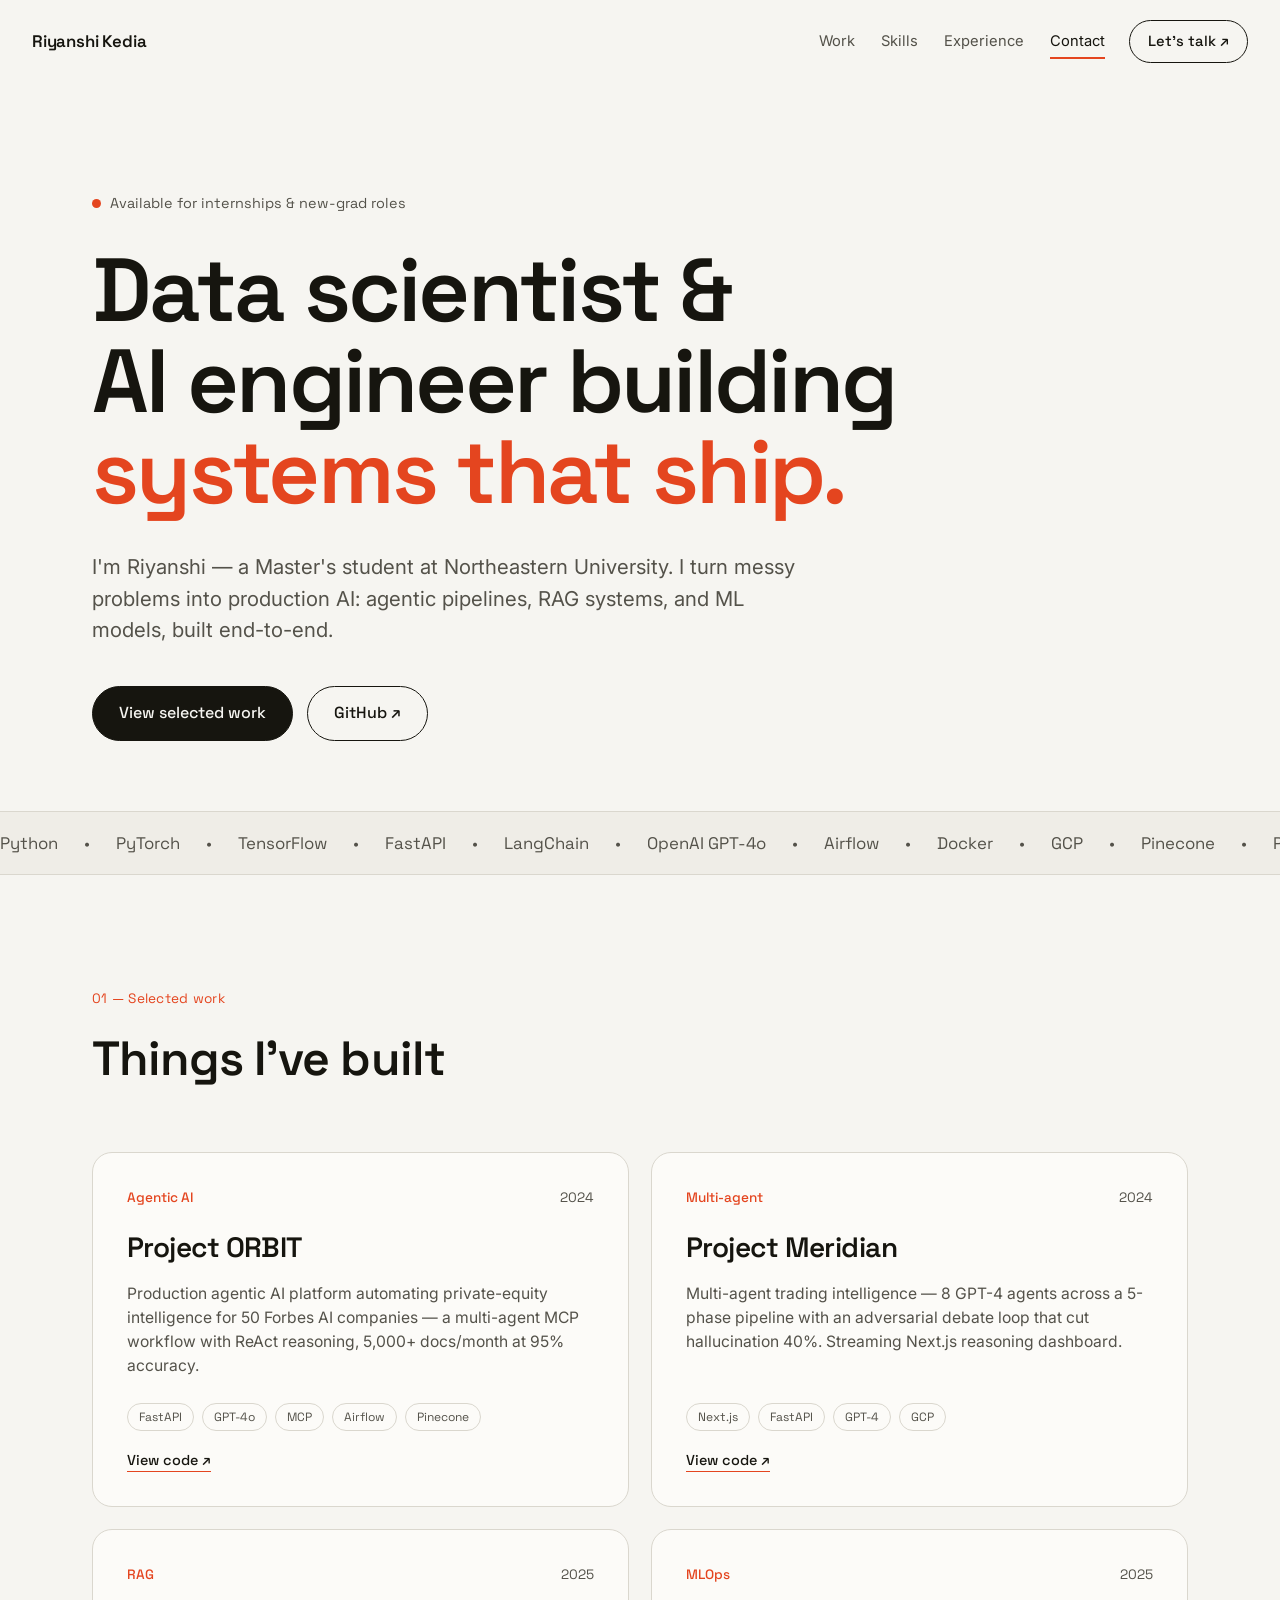
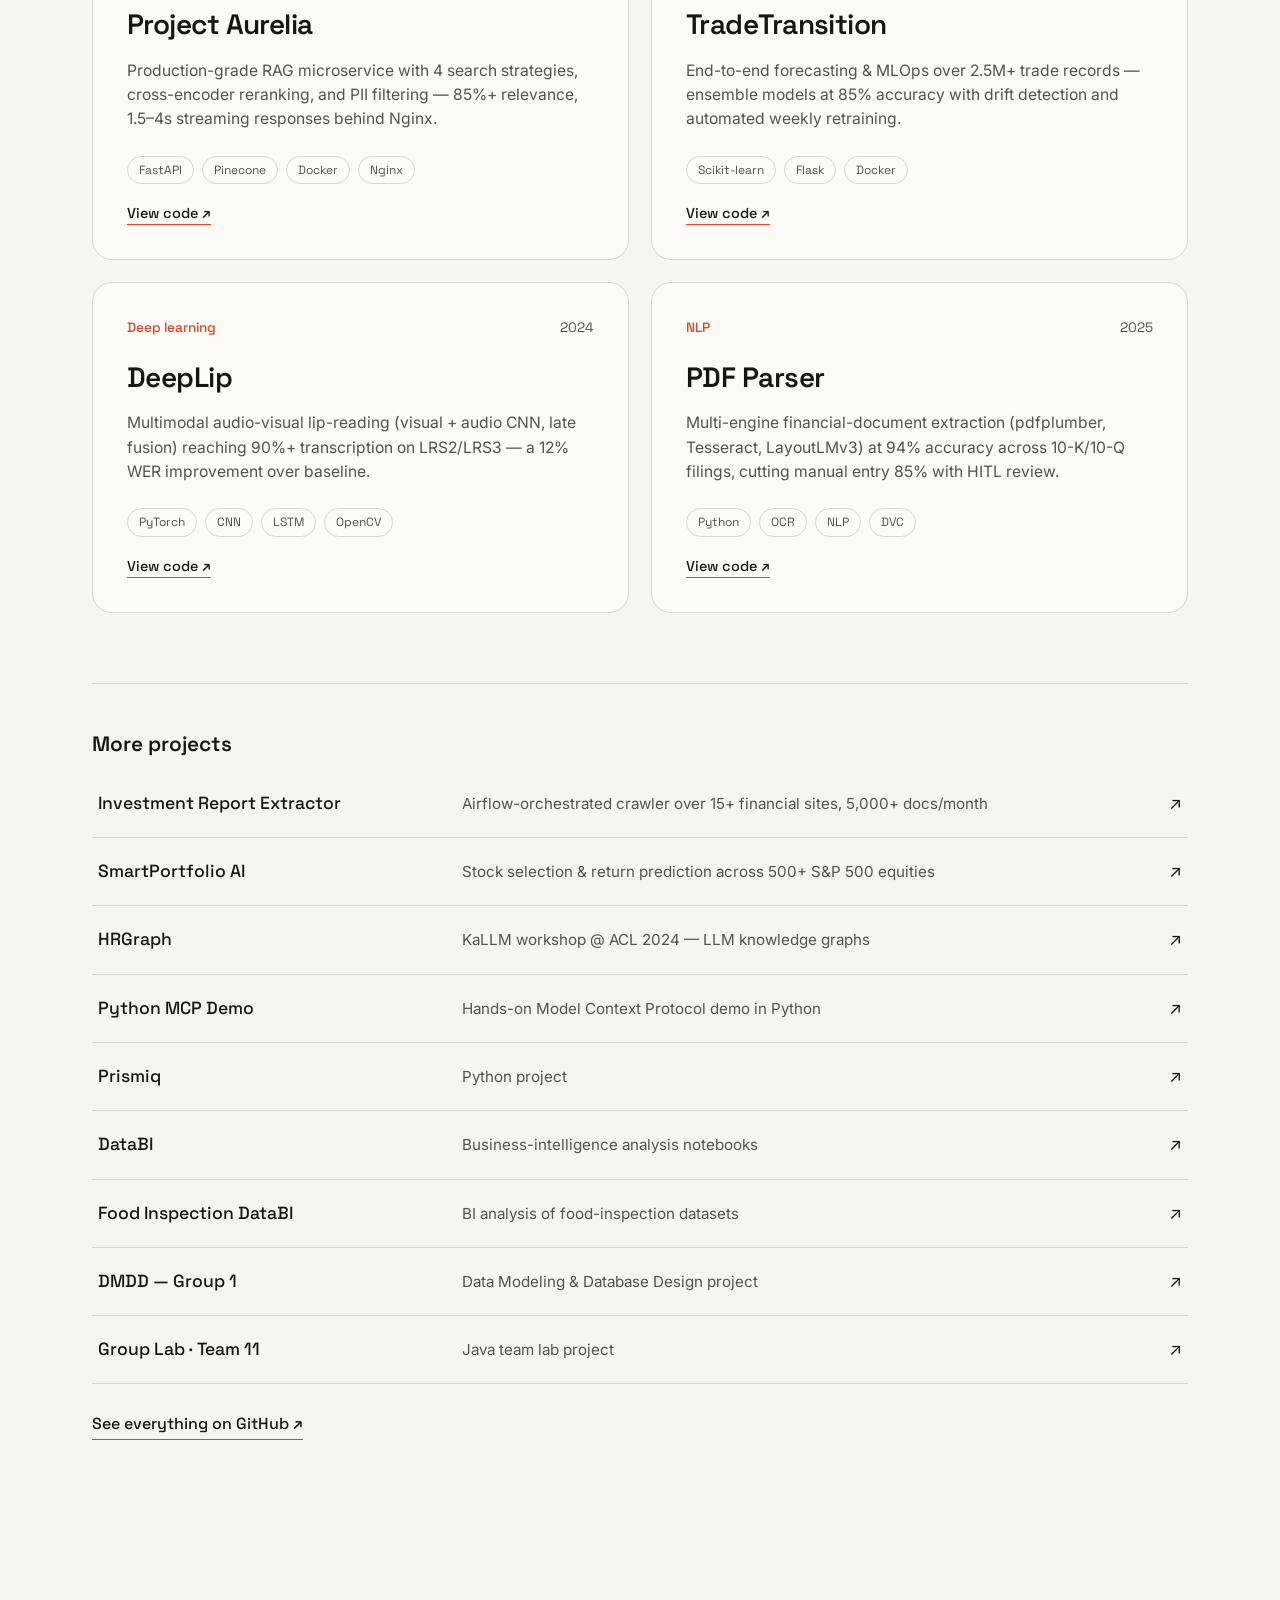
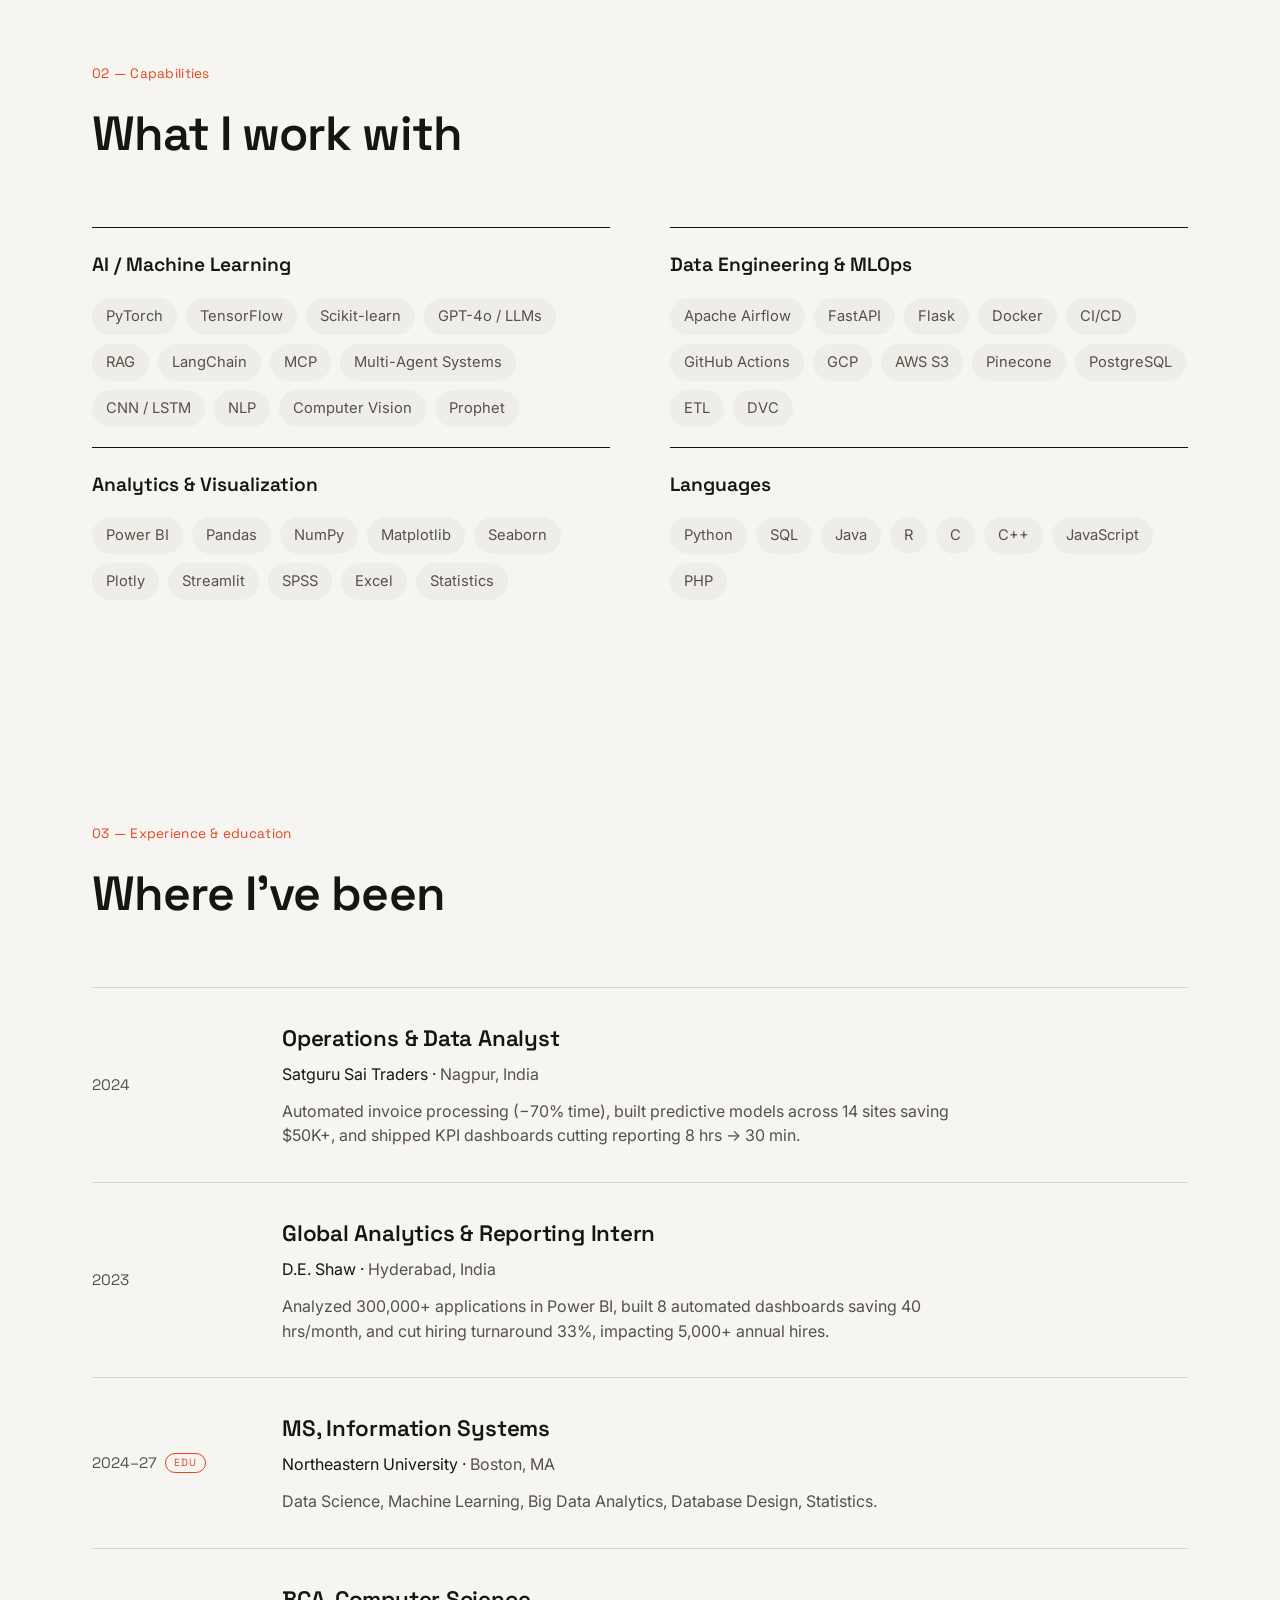
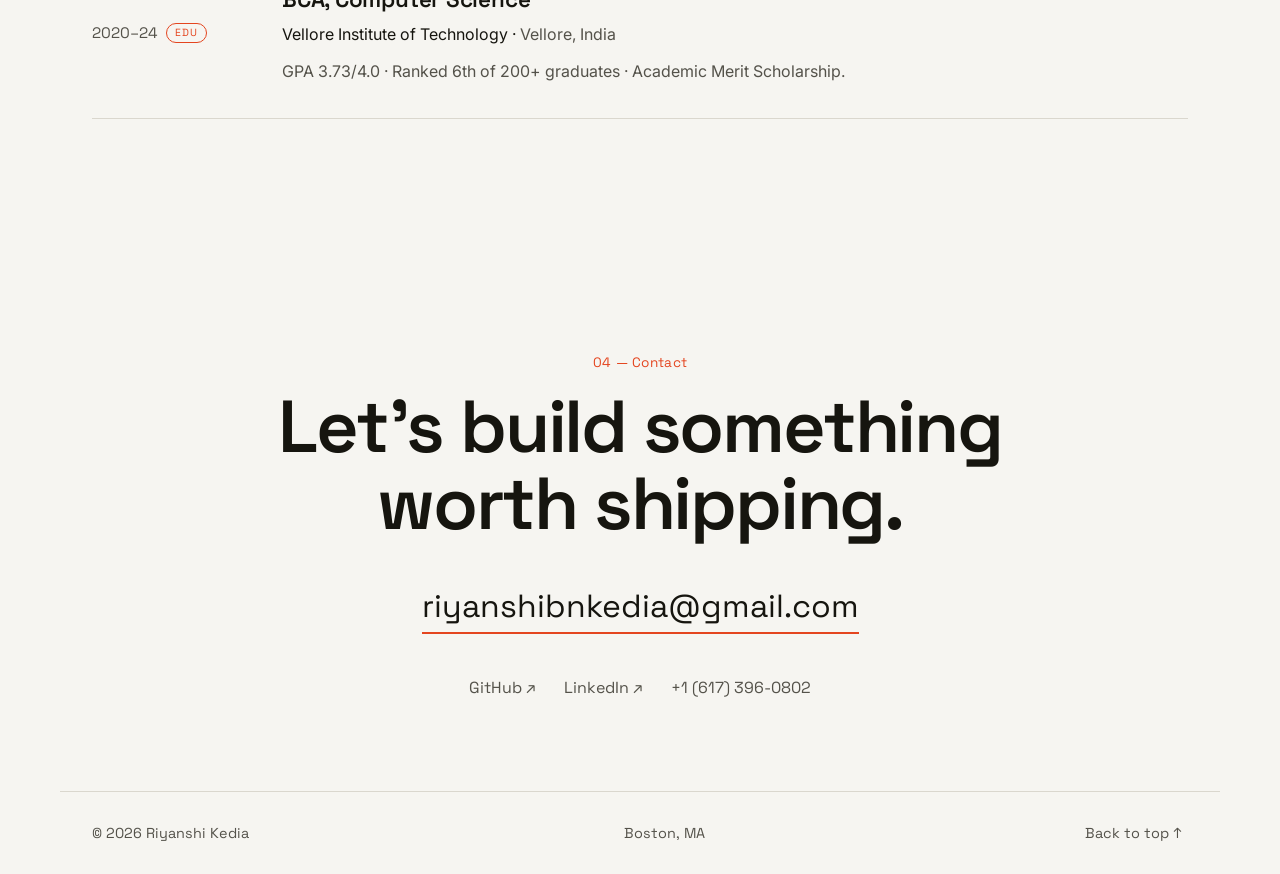
<file: index.html>
<!DOCTYPE html>
<html lang="en">
<head>
  <meta charset="UTF-8" />
  <meta name="viewport" content="width=device-width, initial-scale=1.0" />
  <title>Riyanshi Kedia — Data Scientist &amp; AI Engineer</title>
  <meta name="description" content="Riyanshi Kedia — data scientist & AI engineer building agentic AI, RAG, and ML systems. MS Information Systems @ Northeastern University." />
  <link rel="preconnect" href="https://fonts.googleapis.com" />
  <link rel="preconnect" href="https://fonts.gstatic.com" crossorigin />
  <link href="https://fonts.googleapis.com/css2?family=Space+Grotesk:wght@400;500;600;700&family=Inter:wght@400;500;600&display=swap" rel="stylesheet" />
  <link rel="stylesheet" href="styles.css" />
</head>
<body>

  <!-- ================= NAV ================= -->
  <header class="nav">
    <a href="#top" class="nav__logo">Riyanshi Kedia</a>
    <nav class="nav__links" aria-label="Primary">
      <a href="#work">Work</a>
      <a href="#skills">Skills</a>
      <a href="#experience">Experience</a>
      <a href="#contact">Contact</a>
    </nav>
    <a href="mailto:riyanshibnkedia@gmail.com" class="nav__cta">Let's talk ↗</a>
  </header>

  <main id="top">

    <!-- ================= HERO ================= -->
    <section class="hero">
      <p class="hero__eyebrow reveal"><span class="dot-live"></span> Available for internships &amp; new-grad roles</p>
      <h1 class="hero__title reveal">
        Data scientist &amp; <br class="br-desk" />AI engineer building <br class="br-desk" /><em>systems that ship.</em>
      </h1>
      <p class="hero__lead reveal">
        I'm Riyanshi — a Master's student at Northeastern University. I turn messy
        problems into production AI: agentic pipelines, RAG systems, and ML models,
        built end-to-end.
      </p>
      <div class="hero__actions reveal">
        <a href="#work" class="btn btn--dark">View selected work</a>
        <a href="https://github.com/riyanshikedia10" target="_blank" rel="noopener" class="btn btn--line">GitHub ↗</a>
      </div>
    </section>

    <!-- ================= MARQUEE ================= -->
    <div class="ticker" aria-hidden="true">
      <div class="ticker__track">
        <span>Python</span><span>•</span><span>PyTorch</span><span>•</span><span>TensorFlow</span><span>•</span><span>FastAPI</span><span>•</span><span>LangChain</span><span>•</span><span>OpenAI GPT-4o</span><span>•</span><span>Airflow</span><span>•</span><span>Docker</span><span>•</span><span>GCP</span><span>•</span><span>Pinecone</span><span>•</span><span>PostgreSQL</span><span>•</span><span>Power BI</span><span>•</span>
        <span>Python</span><span>•</span><span>PyTorch</span><span>•</span><span>TensorFlow</span><span>•</span><span>FastAPI</span><span>•</span><span>LangChain</span><span>•</span><span>OpenAI GPT-4o</span><span>•</span><span>Airflow</span><span>•</span><span>Docker</span><span>•</span><span>GCP</span><span>•</span><span>Pinecone</span><span>•</span><span>PostgreSQL</span><span>•</span><span>Power BI</span><span>•</span>
      </div>
    </div>

    <!-- ================= WORK ================= -->
    <section id="work" class="section">
      <div class="section__head reveal">
        <span class="section__idx">01 — Selected work</span>
        <h2 class="section__title">Things I've built</h2>
      </div>
      <div class="work" id="workGrid"><!-- featured project cards injected by JS --></div>

      <div class="more reveal">
        <h3 class="more__title">More projects</h3>
        <ul class="more__list" id="moreList"><!-- remaining repos injected by JS --></ul>
        <a href="https://github.com/riyanshikedia10" target="_blank" rel="noopener" class="more__all">See everything on GitHub ↗</a>
      </div>
    </section>

    <!-- ================= SKILLS ================= -->
    <section id="skills" class="section">
      <div class="section__head reveal">
        <span class="section__idx">02 — Capabilities</span>
        <h2 class="section__title">What I work with</h2>
      </div>
      <div class="skills" id="skillsGrid"><!-- injected by JS --></div>
    </section>

    <!-- ================= EXPERIENCE ================= -->
    <section id="experience" class="section">
      <div class="section__head reveal">
        <span class="section__idx">03 — Experience &amp; education</span>
        <h2 class="section__title">Where I've been</h2>
      </div>
      <div class="rows" id="expList"><!-- injected by JS --></div>
    </section>

    <!-- ================= CONTACT ================= -->
    <section id="contact" class="contact">
      <div class="reveal">
        <span class="section__idx">04 — Contact</span>
        <h2 class="contact__title">Let's build something<br />worth shipping.</h2>
        <a href="mailto:riyanshibnkedia@gmail.com" class="contact__mail">riyanshibnkedia@gmail.com</a>
        <div class="contact__links">
          <a href="https://github.com/riyanshikedia10" target="_blank" rel="noopener">GitHub ↗</a>
          <a href="https://linkedin.com/in/riyanshikedia" target="_blank" rel="noopener">LinkedIn ↗</a>
          <a href="tel:+16173960802">+1 (617) 396-0802</a>
        </div>
      </div>
    </section>
  </main>

  <footer class="footer">
    <span>© <span id="year"></span> Riyanshi Kedia</span>
    <span>Boston, MA</span>
    <button class="footer__top" id="toTop">Back to top ↑</button>
  </footer>

  <script src="script.js"></script>
</body>
</html>
</file>
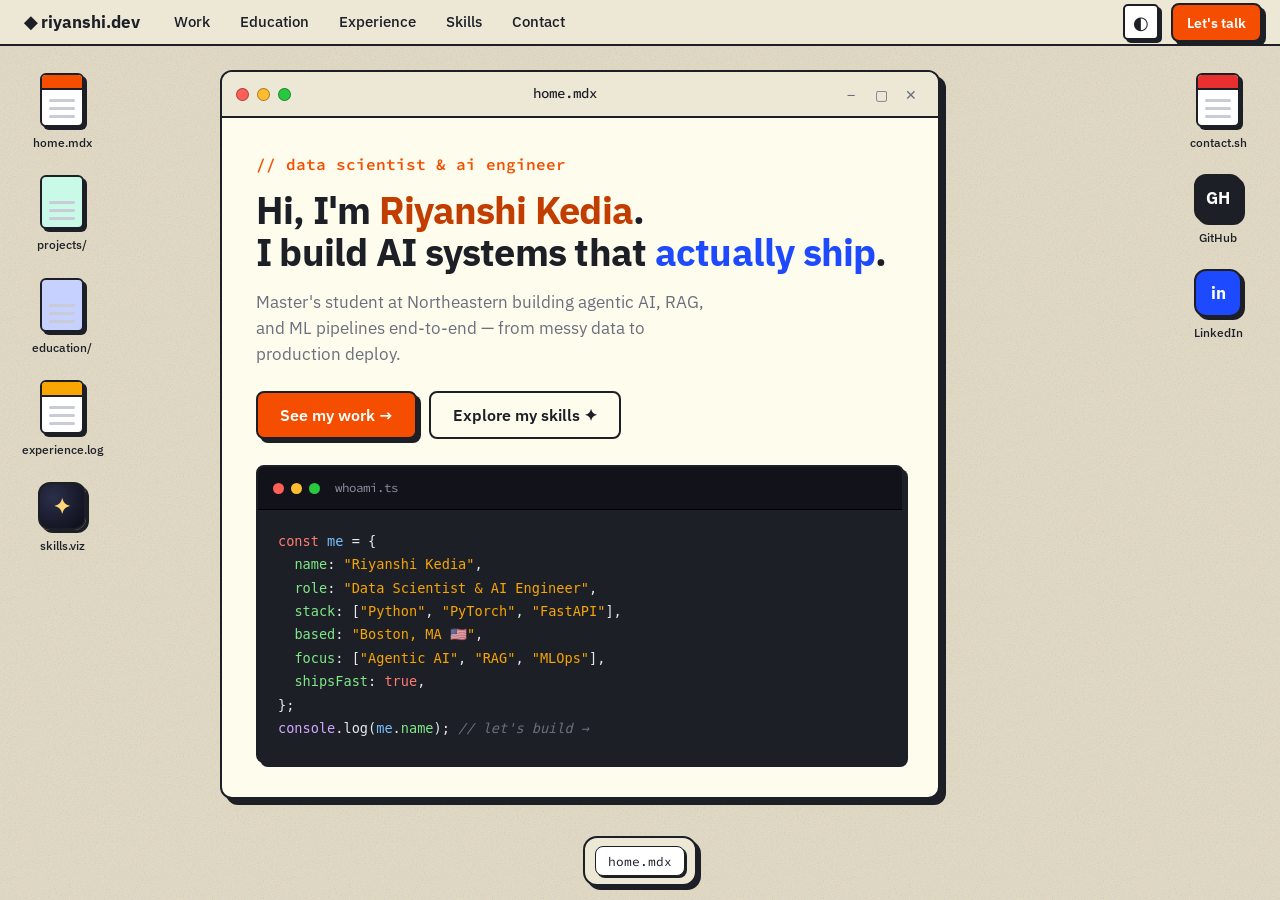
<file: os/index.html>
<!DOCTYPE html>
<html lang="en" data-theme="light">
<head>
  <meta charset="UTF-8" />
  <meta name="viewport" content="width=device-width, initial-scale=1.0" />
  <title>Riyanshi Kedia — Data Scientist &amp; AI Engineer</title>
  <meta name="description" content="Portfolio of Riyanshi Kedia — data scientist and AI engineer building agentic AI, RAG, and ML systems. MS Information Systems @ Northeastern." />
  <link rel="preconnect" href="https://fonts.googleapis.com" />
  <link rel="preconnect" href="https://fonts.gstatic.com" crossorigin />
  <link href="https://fonts.googleapis.com/css2?family=IBM+Plex+Sans:wght@400;500;600;700&family=Source+Code+Pro:wght@400;500;600&display=swap" rel="stylesheet" />
  <link rel="stylesheet" href="styles.css" />
</head>
<body class="desktop">

  <!-- ================= OS MENU BAR ================= -->
  <div class="menubar">
    <button class="menubar__logo" data-open="home">◆ riyanshi.dev</button>
    <nav class="menubar__nav" aria-label="Primary">
      <button data-open="projects">Work</button>
      <button data-open="education">Education</button>
      <button data-open="experience">Experience</button>
      <button data-open="skills">Skills</button>
      <button data-open="contact">Contact</button>
    </nav>
    <div class="menubar__actions">
      <button id="themeToggle" class="icon-btn" aria-label="Toggle color theme" title="Toggle theme"><span class="theme-icon">◐</span></button>
      <button class="btn btn--primary btn--sm" data-open="contact">Let's talk</button>
    </div>
  </div>

  <!-- ================= DESKTOP ICONS — LEFT ================= -->
  <aside class="dock dock--left" aria-label="Apps">
    <button class="desk-icon" data-open="home"><span class="file-glyph file-glyph--orange"></span><span>home.mdx</span></button>
    <button class="desk-icon" data-open="projects"><span class="file-glyph file-glyph--green folder"></span><span>projects/</span></button>
    <button class="desk-icon" data-open="education"><span class="file-glyph file-glyph--blue folder"></span><span>education/</span></button>
    <button class="desk-icon" data-open="experience"><span class="file-glyph file-glyph--yellow"></span><span>experience.log</span></button>
    <button class="desk-icon" data-open="skills"><span class="app-glyph app-glyph--galaxy">✦</span><span>skills.viz</span></button>
  </aside>

  <!-- ================= DESKTOP ICONS — RIGHT ================= -->
  <aside class="dock dock--right" aria-label="Links">
    <button class="desk-icon" data-open="contact"><span class="file-glyph file-glyph--red"></span><span>contact.sh</span></button>
    <a href="https://github.com/riyanshikedia10" target="_blank" rel="noopener" class="desk-icon"><span class="app-glyph app-glyph--dark">GH</span><span>GitHub</span></a>
    <a href="https://linkedin.com/in/riyanshikedia" target="_blank" rel="noopener" class="desk-icon"><span class="app-glyph app-glyph--blue">in</span><span>LinkedIn</span></a>
  </aside>

  <!-- Windows are injected here by script.js -->

  <!-- ================= TASKBAR (bottom dock) ================= -->
  <div class="taskbar" id="taskbar" aria-label="Open windows"></div>

  <!-- tiny desktop hint -->
  <p class="desk-hint" id="deskHint">Tip: click the icons to open windows — drag their title bars, and close them with ✕.</p>

  <script src="script.js"></script>
</body>
</html>
</file>
<file: styles.css>
/* =====================================================================
   Riyanshi Kedia — clean editorial portfolio
   Neutral palette · big type · generous whitespace · subtle motion
   ===================================================================== */
:root{
  --bg:#F6F5F1;
  --bg-2:#EFEDE7;
  --ink:#16150F;
  --ink-2:#54524A;
  --line:#DAD7CE;
  --accent:#E4451F;          /* restrained warm accent */
  --card:#FCFBF8;
  --maxw:1160px;
  --font-display:"Space Grotesk",-apple-system,BlinkMacSystemFont,"Segoe UI",sans-serif;
  --font-body:"Inter",-apple-system,BlinkMacSystemFont,"Segoe UI",Roboto,sans-serif;
}

*,*::before,*::after{box-sizing:border-box}*{margin:0}
html{scroll-behavior:smooth;scroll-padding-top:90px;-webkit-text-size-adjust:100%}
body{font-family:var(--font-body);background:var(--bg);color:var(--ink);line-height:1.55;-webkit-font-smoothing:antialiased;overflow-x:hidden}
a{color:inherit;text-decoration:none}
img{max-width:100%;display:block}
::selection{background:var(--accent);color:#fff}

.section{max-width:var(--maxw);margin:0 auto;padding:110px 32px}

/* ---------------- Buttons ---------------- */
.btn{display:inline-flex;align-items:center;gap:.5em;font-family:var(--font-display);font-weight:500;font-size:1rem;padding:14px 26px;border-radius:100px;border:1.5px solid var(--ink);transition:transform .2s,background .2s,color .2s}
.btn--dark{background:var(--ink);color:var(--bg)}
.btn--dark:hover{transform:translateY(-2px)}
.btn--line{background:transparent}
.btn--line:hover{background:var(--ink);color:var(--bg);transform:translateY(-2px)}

/* ---------------- Nav ---------------- */
.nav{position:fixed;top:0;left:0;right:0;z-index:100;display:flex;align-items:center;gap:24px;padding:20px 32px;transition:padding .25s,background .25s,border-color .25s;border-bottom:1px solid transparent}
.nav.is-scrolled{padding:12px 32px;background:rgba(246,245,241,.82);backdrop-filter:blur(12px);border-bottom-color:var(--line)}
.nav__logo{font-family:var(--font-display);font-weight:600;font-size:1.05rem;letter-spacing:-.01em}
.nav__links{display:flex;gap:26px;margin-left:auto}
.nav__links a{font-size:.92rem;color:var(--ink-2);position:relative;transition:color .2s}
.nav__links a:hover,.nav__links a.is-active{color:var(--ink)}
.nav__links a.is-active::after{content:"";position:absolute;left:0;right:0;bottom:-6px;height:2px;background:var(--accent)}
.nav__cta{font-family:var(--font-display);font-weight:500;font-size:.92rem;padding:9px 18px;border:1.5px solid var(--ink);border-radius:100px;transition:background .2s,color .2s}
.nav__cta:hover{background:var(--ink);color:var(--bg)}

/* ---------------- Hero ---------------- */
.hero{max-width:var(--maxw);margin:0 auto;padding:190px 32px 70px}
.hero__eyebrow{display:inline-flex;align-items:center;gap:9px;font-family:var(--font-display);font-size:.9rem;color:var(--ink-2);margin-bottom:30px}
.dot-live{width:9px;height:9px;border-radius:50%;background:var(--accent);box-shadow:0 0 0 0 rgba(228,69,31,.5);animation:pulse 2s infinite}
@keyframes pulse{0%{box-shadow:0 0 0 0 rgba(228,69,31,.5)}70%{box-shadow:0 0 0 8px rgba(228,69,31,0)}100%{box-shadow:0 0 0 0 rgba(228,69,31,0)}}
.hero__title{font-family:var(--font-display);font-weight:600;font-size:clamp(2.6rem,7vw,5.6rem);line-height:1.02;letter-spacing:-.03em}
.hero__title em{font-style:normal;color:var(--accent)}
.hero__lead{max-width:56ch;margin-top:32px;font-size:clamp(1.05rem,1.6vw,1.3rem);color:var(--ink-2)}
.hero__actions{display:flex;flex-wrap:wrap;gap:14px;margin-top:40px}

/* ---------------- Ticker ---------------- */
.ticker{overflow:hidden;border-top:1px solid var(--line);border-bottom:1px solid var(--line);padding:18px 0;background:var(--bg-2)}
.ticker__track{display:flex;gap:26px;width:max-content;animation:scroll 34s linear infinite;font-family:var(--font-display);font-size:1.05rem;color:var(--ink-2)}
.ticker__track span{white-space:nowrap}
@keyframes scroll{to{transform:translateX(-50%)}}

/* ---------------- Section head ---------------- */
.section__head{margin-bottom:56px}
.section__idx{font-family:var(--font-display);font-size:.85rem;color:var(--accent);letter-spacing:.02em}
.section__title{font-family:var(--font-display);font-weight:600;font-size:clamp(2rem,4vw,3rem);letter-spacing:-.02em;margin-top:12px}

/* ---------------- Work grid ---------------- */
.work{display:grid;grid-template-columns:1fr 1fr;gap:22px}
.card{background:var(--card);border:1px solid var(--line);border-radius:20px;padding:34px;display:flex;flex-direction:column;min-height:290px;transition:transform .25s,box-shadow .25s,border-color .25s}
.card:hover{transform:translateY(-5px);box-shadow:0 20px 50px -24px rgba(0,0,0,.28);border-color:var(--ink)}
.card__top{display:flex;justify-content:space-between;align-items:center;font-family:var(--font-display);font-size:.85rem}
.card__tag{color:var(--accent);font-weight:500}
.card__year{color:var(--ink-2)}
.card__name{font-family:var(--font-display);font-weight:600;font-size:1.75rem;letter-spacing:-.02em;margin:18px 0 12px}
.card__desc{color:var(--ink-2);font-size:.98rem;flex:1}
.card__foot{margin-top:24px}
.chips{list-style:none;padding:0;display:flex;flex-wrap:wrap;gap:8px;margin-bottom:16px}
.chips li{font-family:var(--font-display);font-size:.75rem;color:var(--ink-2);padding:4px 11px;border:1px solid var(--line);border-radius:100px}
.card__link{font-family:var(--font-display);font-weight:500;font-size:.9rem;color:var(--ink);border-bottom:1.5px solid var(--accent);padding-bottom:2px}

/* ---------------- More projects ---------------- */
.more{margin-top:70px;border-top:1px solid var(--line);padding-top:44px}
.more__title{font-family:var(--font-display);font-weight:600;font-size:1.3rem;margin-bottom:10px}
.more__list{list-style:none;padding:0}
.more__list li{border-bottom:1px solid var(--line)}
.more__list a{display:grid;grid-template-columns:minmax(190px,1fr) 2fr auto;gap:20px;align-items:baseline;padding:20px 6px;transition:padding .2s,color .2s}
.more__list a:hover{padding-left:16px;color:var(--accent)}
.more__name{font-family:var(--font-display);font-weight:500;font-size:1.1rem;color:var(--ink)}
.more__list a:hover .more__name{color:var(--accent)}
.more__desc{color:var(--ink-2);font-size:.95rem}
.more__arrow{font-size:1.05rem}
.more__all{display:inline-block;margin-top:28px;font-family:var(--font-display);font-weight:500;border-bottom:1.5px solid var(--accent);padding-bottom:2px}

/* ---------------- Skills ---------------- */
.skills{display:grid;grid-template-columns:1fr 1fr;gap:20px 60px}
.skill{border-top:1.5px solid var(--ink);padding-top:22px}
.skill__group{font-family:var(--font-display);font-weight:600;font-size:1.2rem;margin-bottom:18px}
.skill__items{list-style:none;padding:0;display:flex;flex-wrap:wrap;gap:9px}
.skill__items li{font-size:.92rem;color:var(--ink-2);padding:7px 14px;background:var(--bg-2);border-radius:100px;transition:background .2s,color .2s}
.skill__items li:hover{background:var(--ink);color:var(--bg)}

/* ---------------- Experience rows ---------------- */
.rows{display:flex;flex-direction:column}
.row{display:grid;grid-template-columns:160px 1fr;gap:30px;padding:34px 0;border-top:1px solid var(--line)}
.row:last-child{border-bottom:1px solid var(--line)}
.row__date{font-family:var(--font-display);font-size:.95rem;color:var(--ink-2);display:flex;align-items:center;gap:8px;flex-wrap:wrap}
.row__badge{font-size:.65rem;text-transform:uppercase;letter-spacing:.08em;color:var(--accent);border:1px solid var(--accent);border-radius:100px;padding:1px 8px}
.row__role{font-family:var(--font-display);font-weight:600;font-size:1.4rem;letter-spacing:-.01em}
.row__org{margin:5px 0 12px;font-size:1rem}
.row__org span{color:var(--ink-2)}
.row__desc{color:var(--ink-2);max-width:70ch}

/* ---------------- Contact ---------------- */
.contact{max-width:var(--maxw);margin:0 auto;padding:120px 32px 90px;text-align:center}
.contact__title{font-family:var(--font-display);font-weight:600;font-size:clamp(2.4rem,6vw,4.6rem);line-height:1.05;letter-spacing:-.03em;margin:14px 0 40px}
.contact__mail{font-family:var(--font-display);font-size:clamp(1.2rem,3vw,2rem);border-bottom:2px solid var(--accent);padding-bottom:6px;transition:color .2s}
.contact__mail:hover{color:var(--accent)}
.contact__links{display:flex;gap:28px;justify-content:center;flex-wrap:wrap;margin-top:44px;font-family:var(--font-display);color:var(--ink-2)}
.contact__links a:hover{color:var(--ink)}

/* ---------------- Footer ---------------- */
.footer{max-width:var(--maxw);margin:0 auto;padding:30px 32px;border-top:1px solid var(--line);display:flex;justify-content:space-between;align-items:center;flex-wrap:wrap;gap:12px;font-family:var(--font-display);font-size:.9rem;color:var(--ink-2)}
.footer__top{background:none;border:none;font-family:var(--font-display);font-size:.9rem;color:var(--ink-2);cursor:pointer}
.footer__top:hover{color:var(--ink)}

/* ---------------- Reveal animation ---------------- */
.reveal{opacity:0;transform:translateY(22px);transition:opacity .7s cubic-bezier(.2,.7,.2,1) var(--d,0ms),transform .7s cubic-bezier(.2,.7,.2,1) var(--d,0ms)}
.reveal.in{opacity:1;transform:none}

/* ---------------- Responsive ---------------- */
@media (max-width:820px){
  .nav__links{display:none}
  .work,.skills{grid-template-columns:1fr}
  .more__list a{grid-template-columns:1fr auto;gap:4px 16px}
  .more__desc{grid-column:1;color:var(--ink-2)}
  .row{grid-template-columns:1fr;gap:10px}
  .section{padding:80px 24px}
  .hero{padding:150px 24px 56px}
  .br-desk{display:none}
}
@media (prefers-reduced-motion:reduce){*{animation:none!important;transition:none!important}.reveal{opacity:1;transform:none}}
</file>
<file: os/styles.css>
/* =====================================================================
   Riyanshi Kedia — desktop OS portfolio
   Textured wallpaper · file icons · draggable app windows · skill galaxy
   ===================================================================== */
:root {
  --cream:#FEFCED; --cream-2:#F3EFDD; --sand:#E1D7C2;
  --ink:#1D1F27; --muted:#6b6f7d;
  --orange:#F54E00; --orange-dk:#C23D00; --blue:#1D4AFF;
  --green:#28E99F; --green-dk:#0F9E6E; --yellow:#F7A501;

  --wallpaper:#E4DBC4;
  --bg:#FEFCED; --bg-alt:#F3EFDD; --surface:#fff;
  --border:var(--ink); --text:var(--ink); --text-muted:var(--muted);
  --chrome:#EDE7D6;

  --radius:8px; --radius-sm:5px; --bw:2.5px;
  --shadow:4px 4px 0 var(--ink); --shadow-lg:7px 7px 0 var(--ink);

  --font-sans:"IBM Plex Sans",-apple-system,BlinkMacSystemFont,"Segoe UI",Roboto,sans-serif;
  --font-mono:"Source Code Pro",ui-monospace,Menlo,Consolas,monospace;
  --menubar-h:46px;
}
[data-theme="dark"]{
  --wallpaper:#0E0F13; --bg:#17181C; --bg-alt:#1D1F27; --surface:#22242E;
  --border:#0B0C0F; --text:#F5F3E7; --text-muted:#9aa0b0; --chrome:#23252F;
  --shadow:4px 4px 0 #000; --shadow-lg:7px 7px 0 #000;
}

*,*::before,*::after{box-sizing:border-box}*{margin:0}
html{scroll-behavior:smooth}
body{
  font-family:var(--font-sans); color:var(--text); line-height:1.55;
  -webkit-font-smoothing:antialiased; min-height:100vh; overflow-x:hidden;
  padding-top:var(--menubar-h);
  background-color:var(--wallpaper);
  background-image:url("data:image/svg+xml,%3Csvg xmlns='http://www.w3.org/2000/svg' width='140' height='140'%3E%3Cfilter id='n'%3E%3CfeTurbulence type='fractalNoise' baseFrequency='0.85' numOctaves='2' stitchTiles='stitch'/%3E%3C/filter%3E%3Crect width='100%25' height='100%25' filter='url(%23n)' opacity='0.28'/%3E%3C/svg%3E");
  transition:background-color .25s,color .25s;
}
a{color:inherit;text-decoration:none} button{font-family:inherit}

/* ---------------- Buttons ---------------- */
.btn{display:inline-flex;align-items:center;gap:.5em;font-weight:600;font-size:1rem;padding:12px 22px;border:var(--bw) solid var(--border);border-radius:var(--radius);background:var(--surface);color:var(--text);box-shadow:var(--shadow);cursor:pointer;transition:transform .12s,box-shadow .12s,background .2s}
.btn:hover{transform:translate(-2px,-2px);box-shadow:var(--shadow-lg)}
.btn:active{transform:translate(2px,2px);box-shadow:1px 1px 0 var(--border)}
.btn--sm{padding:8px 14px;font-size:.9rem}
.btn--primary{background:var(--orange);color:#fff}
.btn--dark{background:var(--ink);color:var(--cream)}
.btn--ghost{background:transparent;box-shadow:none}
.btn--ghost:hover{background:var(--surface);box-shadow:var(--shadow)}
.btn--ghost-onDark{color:var(--cream);border-color:var(--cream)}
.btn--ghost-onDark:hover{background:rgba(255,255,255,.12);box-shadow:none;transform:translate(-2px,-2px)}
.icon-btn{font-size:1.15rem;line-height:1;width:36px;height:36px;display:grid;place-items:center;background:var(--surface);color:var(--text);border:var(--bw) solid var(--border);border-radius:var(--radius-sm);box-shadow:3px 3px 0 var(--border);cursor:pointer;transition:transform .12s,box-shadow .12s}
.icon-btn:hover{transform:translate(-1px,-1px);box-shadow:4px 4px 0 var(--border)}

/* ---------------- Menu bar ---------------- */
.menubar{position:fixed;top:0;left:0;right:0;z-index:1000;height:var(--menubar-h);display:flex;align-items:center;gap:22px;padding:0 18px;background:var(--chrome);border-bottom:var(--bw) solid var(--border)}
.menubar__logo{background:none;border:none;font-weight:700;font-size:1.05rem;color:var(--text);cursor:pointer}
.menubar__nav{display:flex;gap:18px}
.menubar__nav button{background:none;border:none;font-size:.95rem;font-weight:500;color:var(--text);border-bottom:2.5px solid transparent;padding-bottom:2px;cursor:pointer;transition:color .15s,border-color .15s}
.menubar__nav button:hover{color:var(--orange)}
.menubar__actions{margin-left:auto;display:flex;align-items:center;gap:12px}

/* ---------------- Desktop docks ---------------- */
.dock{position:fixed;top:calc(var(--menubar-h) + 26px);z-index:40;display:flex;flex-direction:column;gap:24px;width:96px}
.dock--left{left:14px} .dock--right{right:14px}
.desk-icon{background:none;border:none;cursor:pointer;display:flex;flex-direction:column;align-items:center;gap:8px;text-align:center;font-size:.78rem;font-weight:500;color:var(--ink);transition:transform .12s}
[data-theme="dark"] .desk-icon{color:#E7E2D2;text-shadow:0 1px 2px rgba(0,0,0,.5)}
.desk-icon:hover{transform:translateY(-3px)}
.desk-icon>span:last-child{line-height:1.15;max-width:92px}
.file-glyph{width:44px;height:54px;background:var(--surface);border:var(--bw) solid var(--ink);border-radius:6px;box-shadow:3px 3px 0 var(--ink);position:relative;overflow:hidden}
.file-glyph::before{content:"";position:absolute;top:0;left:0;right:0;height:15px;border-bottom:2px solid var(--ink)}
.file-glyph::after{content:"";position:absolute;left:7px;right:7px;top:24px;height:3px;background:#c9cbd6;border-radius:2px;box-shadow:0 8px 0 #c9cbd6,0 16px 0 #c9cbd6}
.file-glyph--orange::before{background:var(--orange)}.file-glyph--blue::before{background:var(--blue)}.file-glyph--green::before{background:var(--green)}.file-glyph--yellow::before{background:var(--yellow)}.file-glyph--red::before{background:#E92F2F}
.file-glyph.folder::before{height:54px;border-bottom:none;opacity:.25}
.app-glyph{width:48px;height:48px;display:grid;place-items:center;font-weight:700;font-size:1.05rem;color:#fff;border:var(--bw) solid var(--ink);border-radius:12px;box-shadow:3px 3px 0 var(--ink)}
.app-glyph--dark{background:var(--ink)}.app-glyph--blue{background:var(--blue)}.app-glyph--orange{background:var(--orange)}.app-glyph--muted{background:var(--sand);color:var(--ink)}
.app-glyph--galaxy{background:radial-gradient(circle at 30% 30%,#2b2f4a,#0c0d16);color:#ffd77a;font-size:1.3rem}

/* ---------------- Desktop hint ---------------- */
.desk-hint{position:fixed;top:42%;left:50%;transform:translateX(-50%);font-family:var(--font-mono);font-size:.85rem;color:var(--ink);opacity:.55;text-align:center;pointer-events:none}
[data-theme="dark"] .desk-hint{color:#E7E2D2}

/* =====================================================================
   WINDOWS
   ===================================================================== */
.win{position:fixed;display:flex;flex-direction:column;background:var(--bg);border:var(--bw) solid var(--border);border-radius:12px;box-shadow:6px 6px 0 var(--ink);max-height:calc(100vh - 110px);overflow:hidden;animation:winIn .16s ease}
[data-theme="dark"] .win{box-shadow:6px 6px 0 #000}
@keyframes winIn{from{opacity:0;transform:scale(.97)}to{opacity:1;transform:scale(1)}}
.win.is-dragging{user-select:none}
.win.is-max{inset:calc(var(--menubar-h) + 8px) 8px 8px 8px!important;max-height:none}
.win__bar{display:flex;align-items:center;gap:12px;padding:10px 14px;background:var(--chrome);border-bottom:var(--bw) solid var(--border);cursor:grab}
.win__bar:active{cursor:grabbing}
.window-dots{display:flex;gap:8px}
.dot{width:13px;height:13px;border-radius:999px;border:1.5px solid rgba(0,0,0,.35);cursor:pointer}
.dot--red{background:#FF5F57}.dot--yellow{background:#FEBC2E}.dot--green{background:#28C840}
.win__title{flex:1;text-align:center;font-family:var(--font-mono);font-size:.88rem;font-weight:500;color:var(--text)}
.win__ctls{display:flex;gap:4px}
.win__ctl{width:26px;height:24px;border:none;background:transparent;color:var(--text-muted);font-size:.9rem;border-radius:4px;cursor:pointer}
.win__ctl:hover{background:rgba(125,125,125,.18);color:var(--text)}
.win__body{overflow:auto;flex:1}
.win--dark{background:#0c0d16;border-color:#000}
.win--dark .win__bar{background:#14151f;border-bottom-color:#000}
.win--dark .win__title,.win--dark .win__ctl{color:#b9bccc}
.app-pad{padding:34px}

/* ---------------- Explorer (sidebar + detail) ---------------- */
.explorer{display:grid;grid-template-columns:230px 1fr;height:100%}
.explorer__list{border-right:var(--bw) solid var(--border);background:var(--bg-alt);padding:10px;overflow:auto}
.ex-item{width:100%;display:flex;align-items:center;gap:10px;padding:10px 12px;background:transparent;border:1.5px solid transparent;border-radius:var(--radius-sm);cursor:pointer;text-align:left;color:var(--text);margin-bottom:4px}
.ex-item:hover{background:rgba(125,125,125,.1)}
.ex-item.is-active{background:var(--surface);border-color:var(--border);box-shadow:2px 2px 0 var(--border)}
.ex-item__dot{width:10px;height:10px;border-radius:999px;flex-shrink:0}
.ex-item__dot--green{background:var(--green)}.ex-item__dot--blue{background:var(--blue)}.ex-item__dot--yellow{background:var(--yellow)}.ex-item__dot--orange{background:var(--orange)}
.ex-item__name{font-weight:600;font-size:.92rem;flex:1}
.ex-item__meta{font-family:var(--font-mono);font-size:.68rem;color:var(--text-muted)}
.explorer__detail{padding:28px 32px;overflow:auto}
.detail__head{display:flex;align-items:center;gap:12px;flex-wrap:wrap}
.detail__head h3{font-size:1.5rem;font-weight:700}
.detail__sub{font-family:var(--font-mono);font-size:.85rem;color:var(--text-muted);margin-top:6px}
.detail__list{margin:18px 0 0;padding-left:0;list-style:none;display:grid;gap:12px}
.detail__list li{position:relative;padding-left:22px;color:var(--text);font-size:.97rem}
.detail__list li::before{content:"▸";position:absolute;left:0;color:var(--orange);font-weight:700}
.link-arrow{display:inline-block;margin-top:20px;font-weight:600;color:var(--blue);border-bottom:2px solid transparent}
.link-arrow:hover{border-color:currentColor}

/* ---------------- Badges & tags ---------------- */
.badge{font-family:var(--font-mono);font-size:.7rem;font-weight:600;padding:3px 10px;border:2px solid var(--border);border-radius:999px}
.badge--green{background:var(--green);color:var(--ink)}.badge--blue{background:var(--blue);color:#fff}.badge--yellow{background:var(--yellow);color:var(--ink)}.badge--orange{background:var(--orange);color:#fff}
.tags{list-style:none;padding:0;display:flex;flex-wrap:wrap;gap:8px;margin-top:14px}
.tags li{font-family:var(--font-mono);font-size:.72rem;padding:3px 9px;background:var(--bg-alt);border:1.5px solid var(--border);border-radius:var(--radius-sm)}

/* ---------------- Hero (home app) ---------------- */
.eyebrow{font-family:var(--font-mono);color:var(--orange);font-weight:600;margin-bottom:12px}
.hero__title{font-size:clamp(1.7rem,3.6vw,2.4rem);font-weight:700;letter-spacing:-.02em;line-height:1.1}
.hero__sub{font-size:1.05rem;color:var(--text-muted);margin-top:16px;max-width:46ch}
.hero__cta{display:flex;flex-wrap:wrap;gap:12px;margin-top:24px}
.hl{white-space:nowrap}.hl--orange{color:var(--orange-dk)}.hl--blue{color:var(--blue)}
.card{background:var(--surface);border:var(--bw) solid var(--border);border-radius:var(--radius);box-shadow:var(--shadow)}
.card--dark{background:var(--ink);border-color:var(--border)}
.hero__card{margin-top:26px;overflow:hidden}
.editor__bar{display:flex;align-items:center;gap:7px;padding:11px 15px;background:#12131A;border-bottom:1.5px solid #000}
.editor__dot{width:11px;height:11px;border-radius:999px}
.editor__dot:nth-child(1){background:#FF5F57}.editor__dot:nth-child(2){background:#FEBC2E}.editor__dot:nth-child(3){background:#28C840}
.editor__file{margin-left:8px;font-family:var(--font-mono);font-size:.78rem;color:#8b8f9e}
.editor__body{padding:20px;overflow-x:auto;font-family:var(--font-mono);font-size:.85rem;line-height:1.65;color:#E5E7EF}
.c-key{color:#FF7B72}.c-var{color:#79C0FF}.c-prop{color:#7EE787}.c-str{color:#F7A501}.c-bool{color:#FF7B72}.c-num{color:#79C0FF}.c-fn{color:#D2A8FF}.c-com{color:#6b6f7d;font-style:italic}

/* ---------------- Contact app ---------------- */
.section__file{display:inline-block;font-family:var(--font-mono);font-size:.8rem;color:var(--text-muted);background:var(--bg-alt);padding:4px 10px;border:1.5px solid var(--border);border-radius:999px}
.section__file--onDark{color:var(--cream);border-color:rgba(255,255,255,.4);background:rgba(255,255,255,.1)}
.card--accent{background:var(--ink);color:var(--cream);padding:44px;text-align:center;box-shadow:4px 4px 0 var(--orange)}
.cta__title{font-size:clamp(1.7rem,4vw,2.3rem);font-weight:700;letter-spacing:-.02em;margin-top:14px}
.cta__sub{color:#c9cbd6;max-width:46ch;margin:14px auto 0;font-size:1rem}
.cta__actions{display:flex;flex-wrap:wrap;gap:12px;justify-content:center;margin-top:26px}
.cta__socials{margin-top:24px;display:flex;gap:12px;justify-content:center;flex-wrap:wrap;font-family:var(--font-mono);font-size:.9rem}
.cta__socials a{color:var(--green);border-bottom:2px solid transparent}.cta__socials a:hover{border-color:currentColor}.cta__socials span{color:#555}

/* ---------------- Skills galaxy ---------------- */
.galaxy{position:relative;width:100%;height:100%;background:radial-gradient(circle at 50% 45%,#1a1c2b 0%,#0c0d16 55%,#07080e 100%)}
.constellation{position:absolute;inset:0;width:100%;height:100%;display:block}
.galaxy__title{position:absolute;top:16px;left:20px;color:#e7e9f2}
.galaxy__title span{font-family:var(--font-mono);font-weight:600;font-size:.95rem}
.galaxy__title small{display:block;color:#8b8fa3;font-size:.75rem;margin-top:2px}
.galaxy__legend{position:absolute;bottom:16px;right:20px;display:flex;flex-direction:column;gap:6px;color:#c7cad6;font-size:.76rem}
.galaxy__legend strong{font-family:var(--font-mono);font-size:.68rem;letter-spacing:.08em;color:#8b8fa3;margin-bottom:2px}
.galaxy__legend span{display:flex;align-items:center;gap:8px}
.galaxy__legend i{width:10px;height:10px;border-radius:999px}

/* ---------------- Taskbar ---------------- */
.taskbar{position:fixed;bottom:14px;left:50%;transform:translateX(-50%);z-index:1500;display:none;gap:8px;padding:8px 10px;background:var(--chrome);border:var(--bw) solid var(--border);border-radius:14px;box-shadow:4px 4px 0 var(--ink)}
[data-theme="dark"] .taskbar{box-shadow:4px 4px 0 #000}
.taskbar__item{font-family:var(--font-mono);font-size:.8rem;padding:6px 12px;background:var(--surface);color:var(--text);border:1.5px solid var(--border);border-radius:8px;cursor:pointer;box-shadow:2px 2px 0 var(--border);transition:transform .1s}
.taskbar__item:hover{transform:translateY(-2px)}
.taskbar__item.is-min{opacity:.5}

/* ---------------- Responsive ---------------- */
@media (max-width:1180px){.dock{display:none}}
@media (max-width:860px){.menubar__nav{display:none}}
@media (max-width:720px){
  .win{left:8px!important;right:8px!important;top:56px!important;width:auto!important;height:auto!important;max-height:calc(100vh - 140px)}
  .win--dark{height:70vh!important}
  .galaxy{min-height:60vh}
  .win.is-max{inset:56px 8px 80px 8px!important}
  .explorer{grid-template-columns:1fr;grid-template-rows:auto 1fr}
  .explorer__list{border-right:none;border-bottom:var(--bw) solid var(--border);display:flex;gap:6px;overflow-x:auto}
  .ex-item{white-space:nowrap;margin-bottom:0}.ex-item__meta{display:none}
  .app-pad{padding:22px}
  .win__bar{cursor:default}
}
@media (prefers-reduced-motion:reduce){*{animation:none!important;transition:none!important}}
</file>
